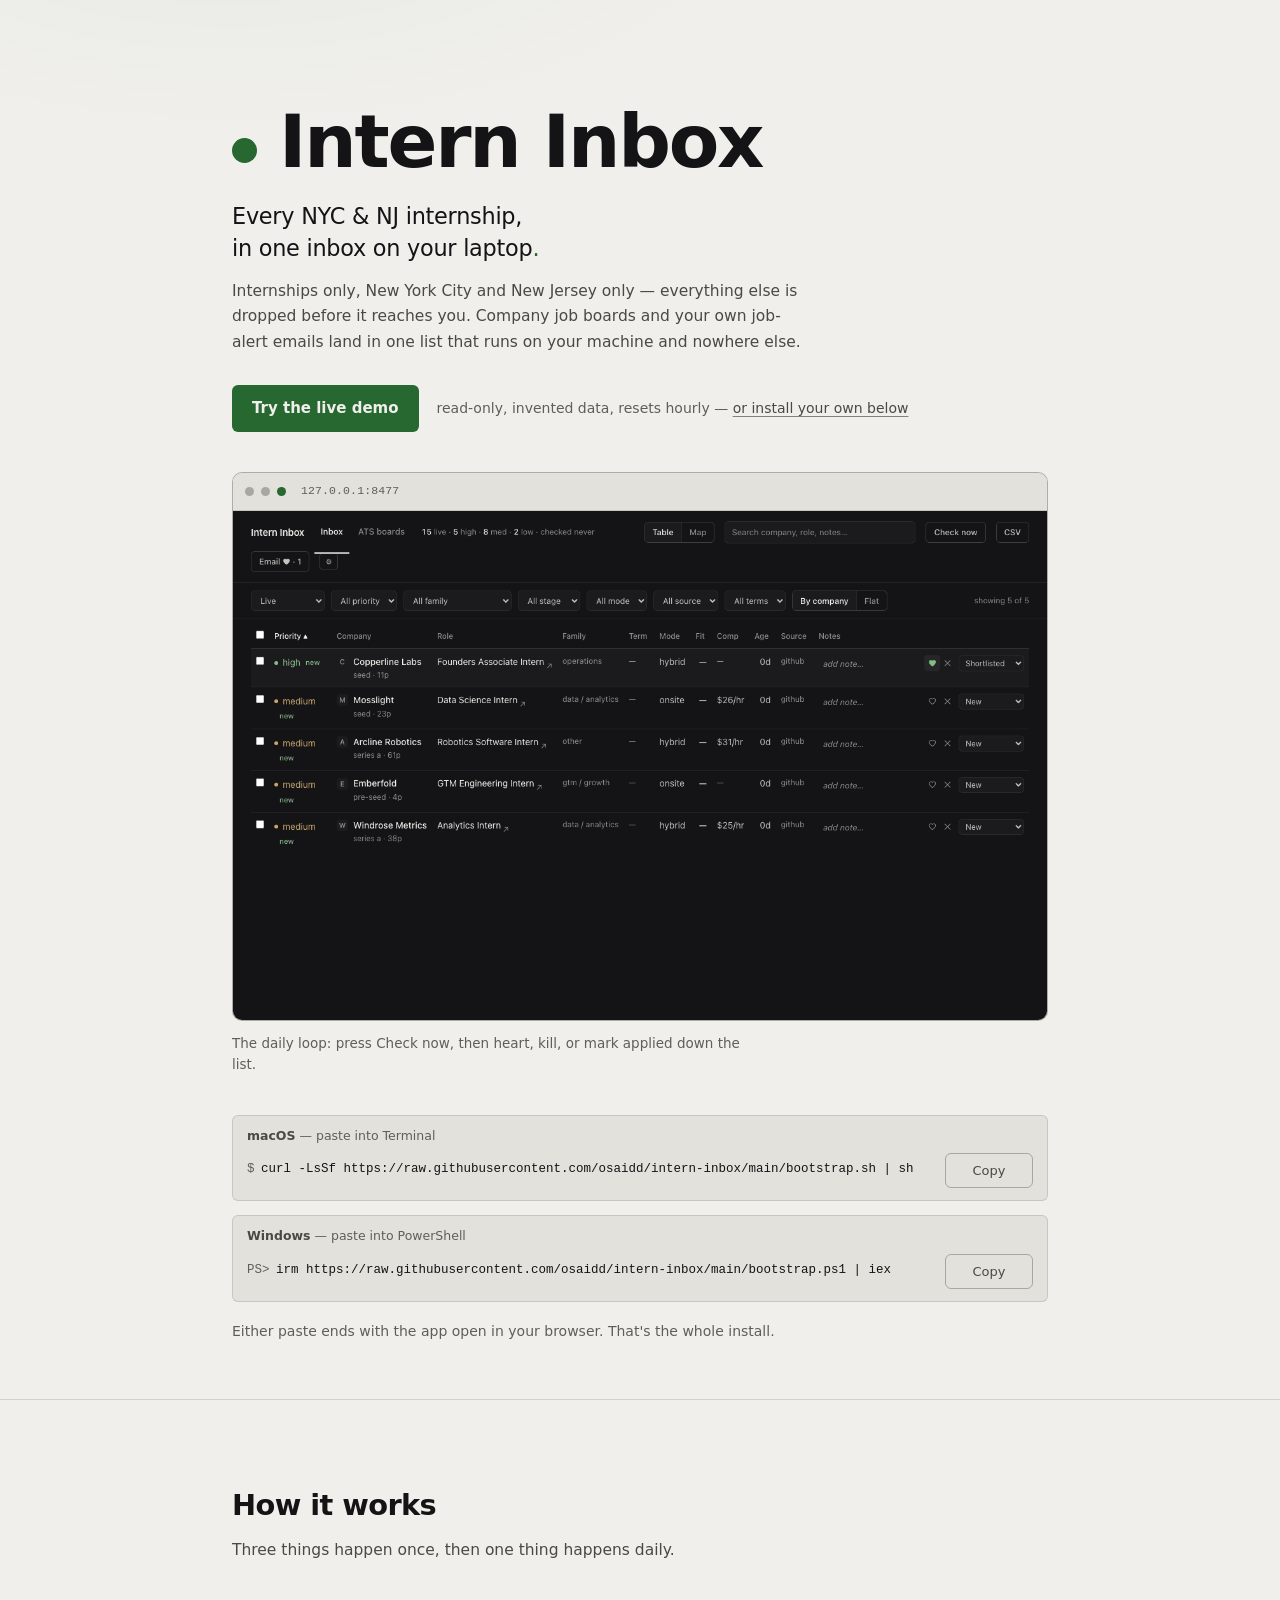
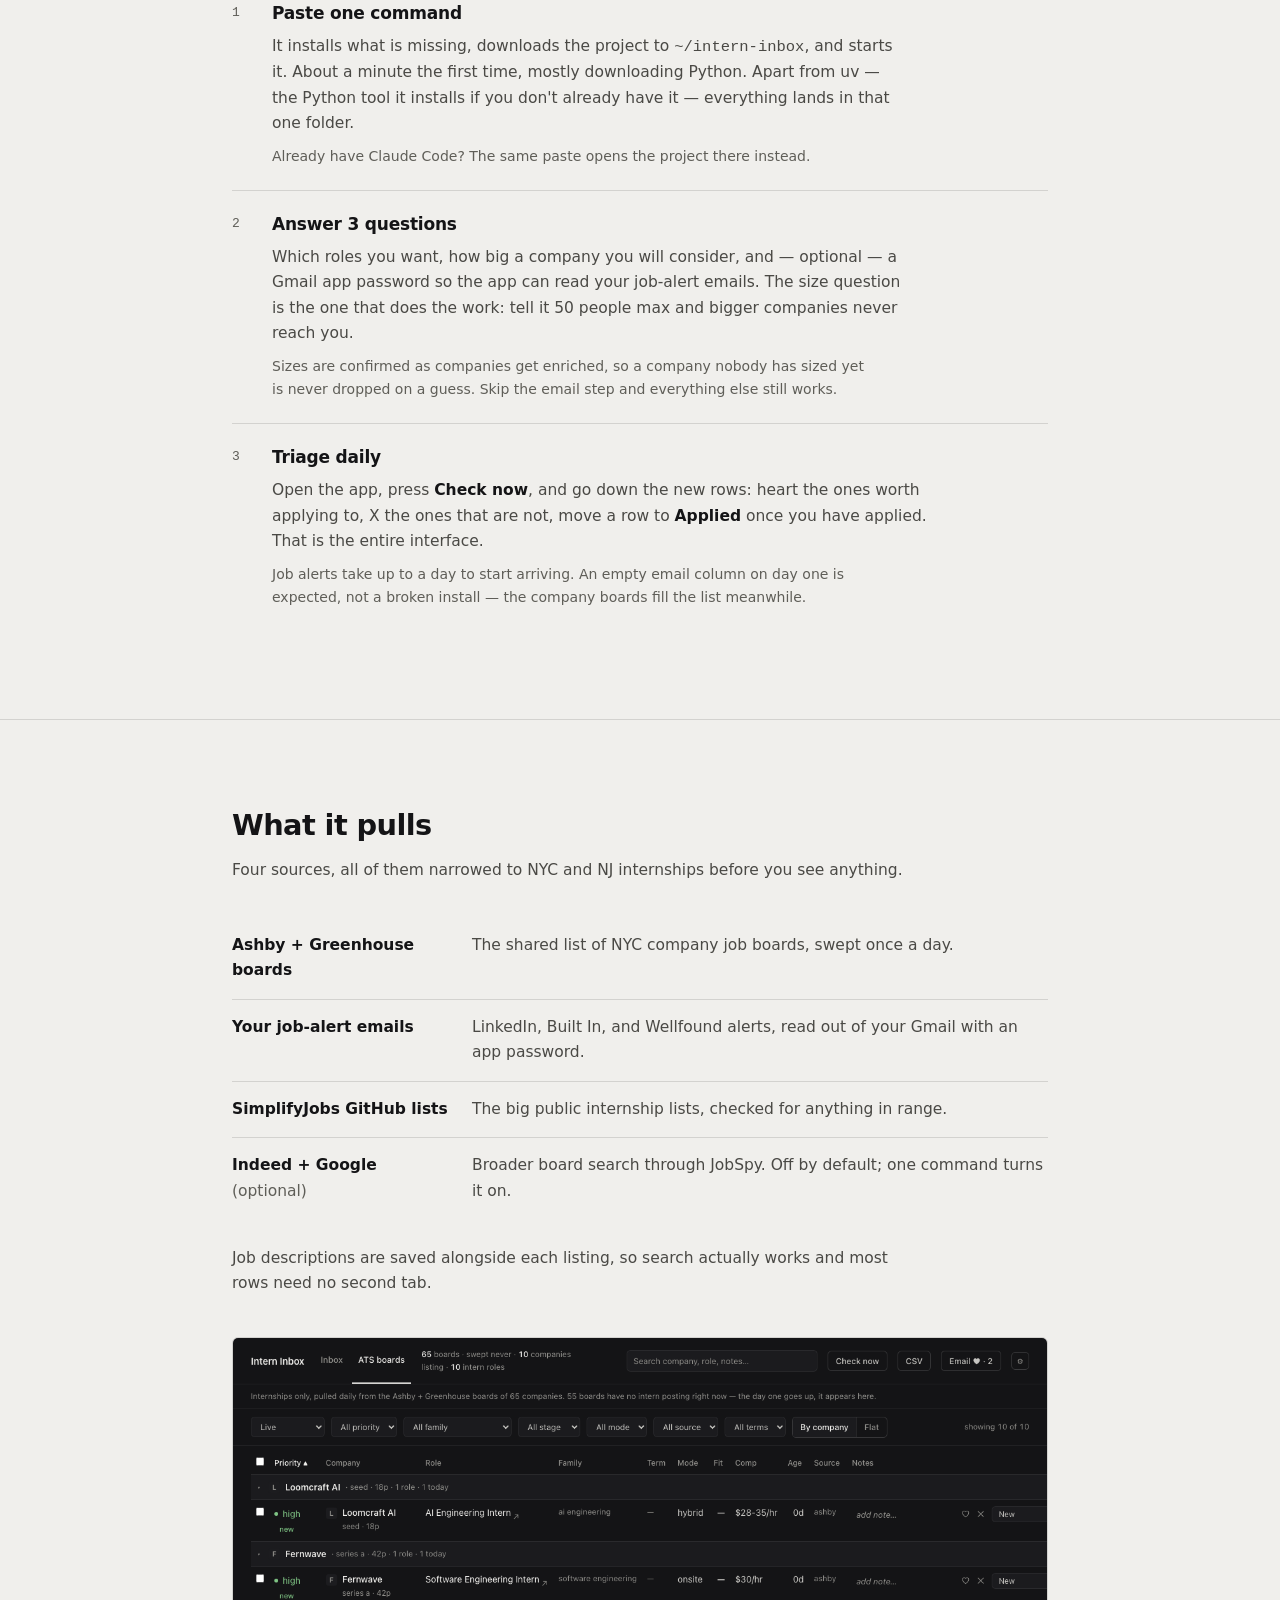
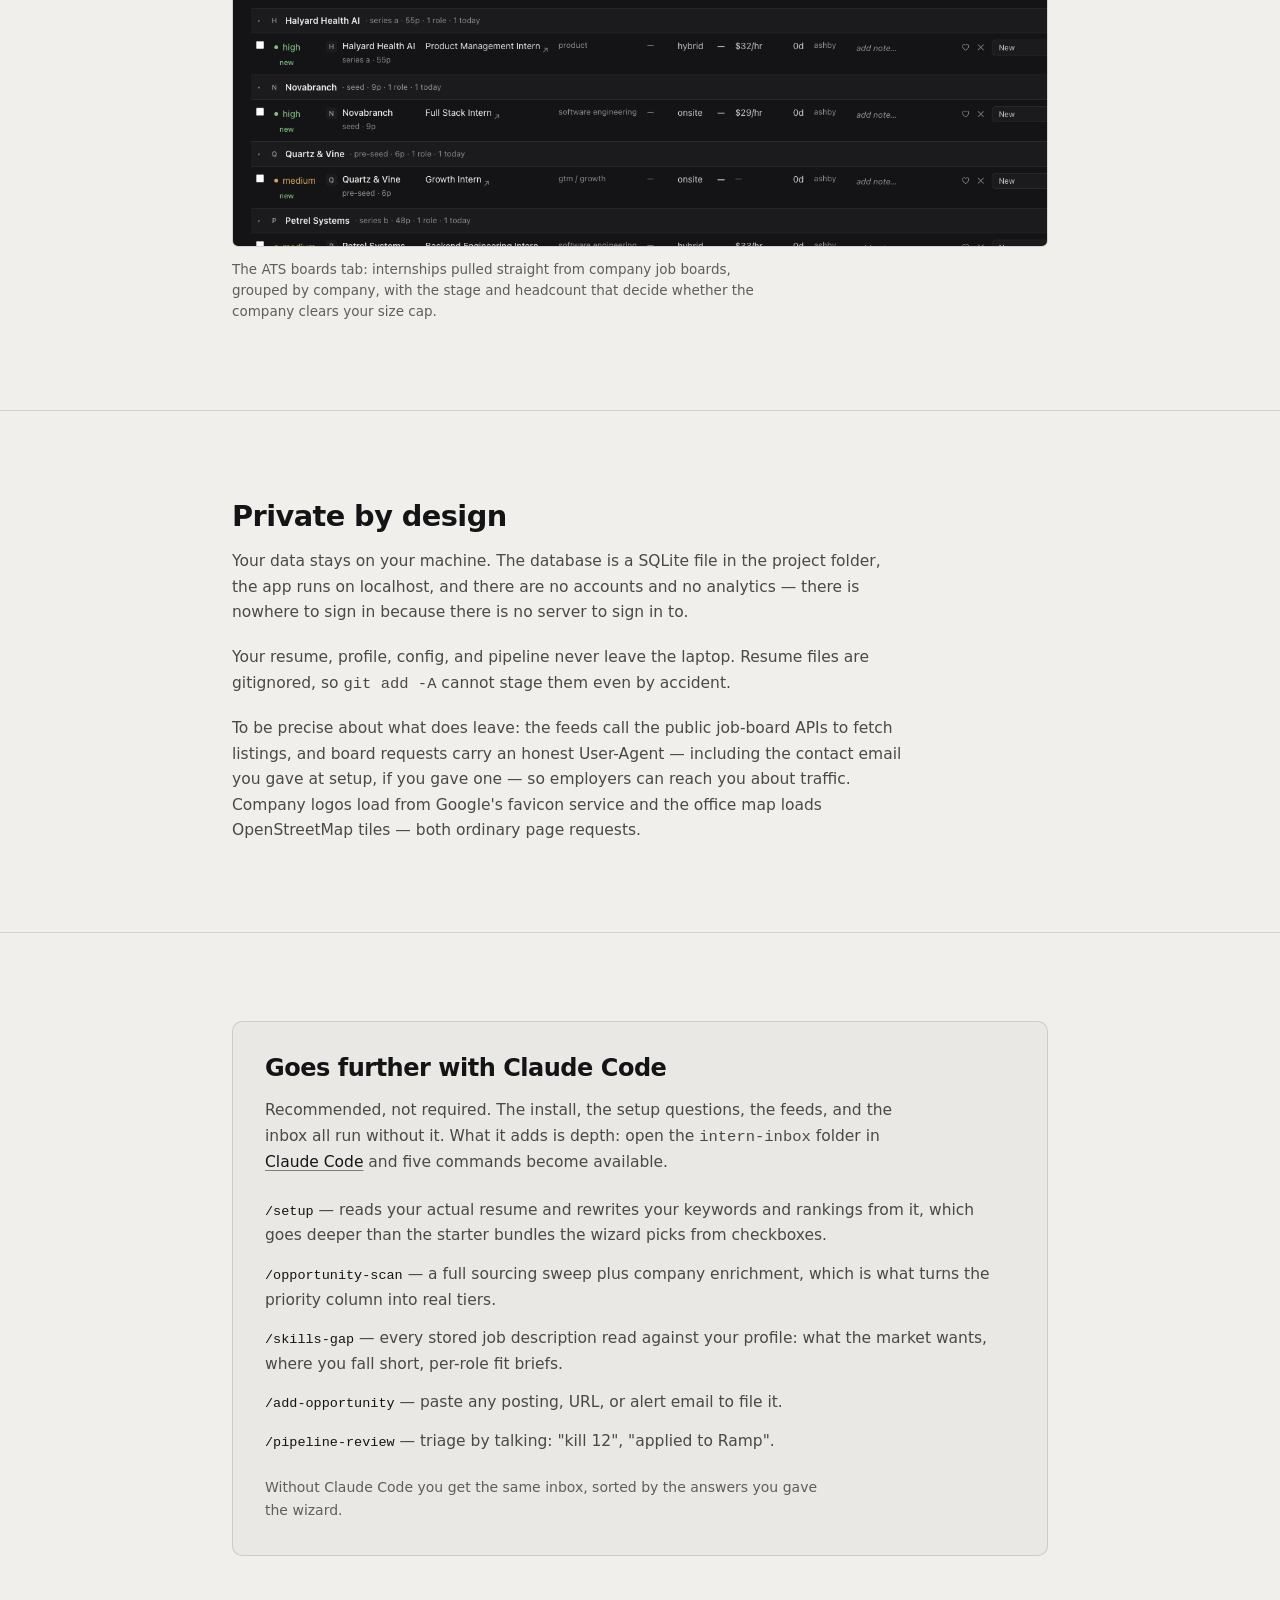
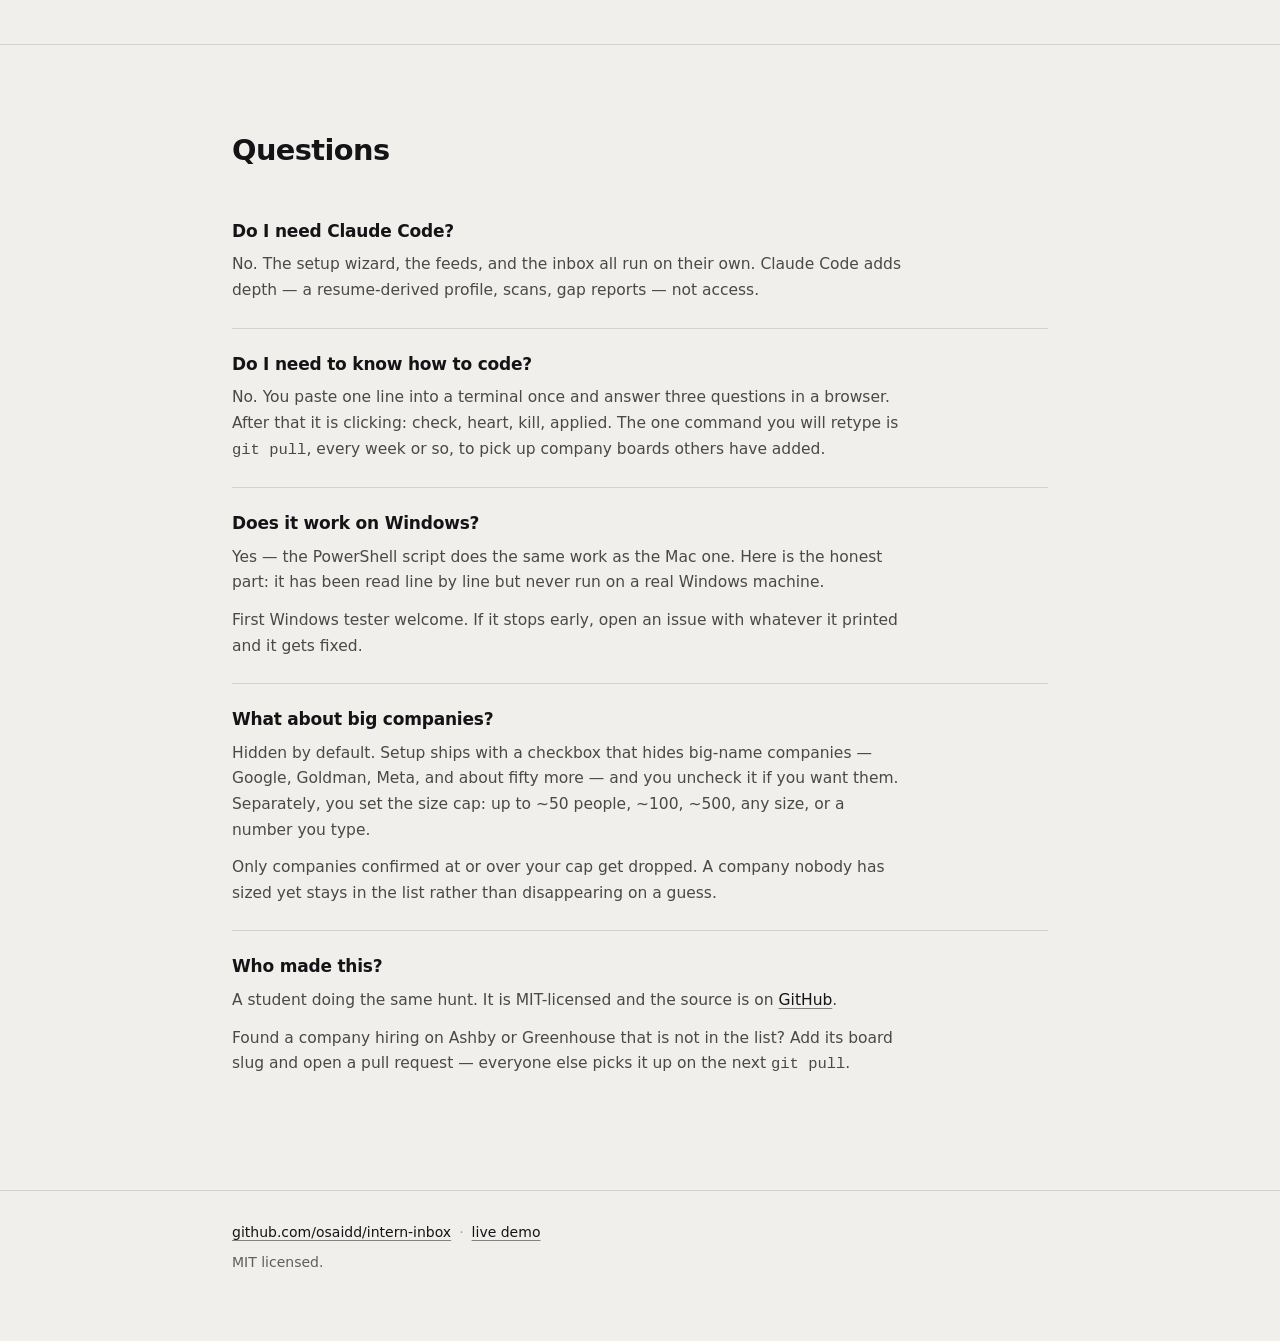
<file: docs/index.html>
<!doctype html>
<html lang="en">
<head>
<meta charset="utf-8">
<meta name="viewport" content="width=device-width, initial-scale=1">
<meta name="color-scheme" content="dark light">
<title>Intern Inbox — NYC/NJ internships, triaged on your laptop</title>
<meta name="description" content="A local, private internship pipeline for NYC and NJ internships. Company job boards plus your own job-alert emails, triaged in one inbox that runs on your laptop. One paste to install.">
<meta property="og:type" content="website">
<meta property="og:title" content="Intern Inbox — NYC/NJ internships, triaged on your laptop">
<meta property="og:description" content="Company job boards plus your own job-alert emails, in one inbox that runs on your laptop. One paste to install. No accounts, no analytics, nothing leaves your machine.">
<meta property="og:image" content="https://osaidd.github.io/intern-inbox/social-card.png">
<meta property="og:image:width" content="1280">
<meta property="og:image:height" content="640">
<meta name="twitter:card" content="summary_large_image">
<link rel="icon" href="data:image/svg+xml,%3Csvg%20xmlns='http://www.w3.org/2000/svg'%20viewBox='0%200%20100%20100'%3E%3Ctext%20y='.9em'%20font-size='90'%3E📥%3C/text%3E%3C/svg%3E">
<style>
/* Intern Inbox — landing page.
   Same quiet-ledger palette as the app itself: near-black surfaces, off-white
   ink, hairline rules, one green reserved for state. Dark-first; the light
   scheme is the same two anchors inverted. No external requests. */
:root {
  color-scheme: dark;
  --bg: #141416;
  --surface: #1b1b1e;
  --raised: #202024;
  --line: rgba(255, 255, 255, 0.10);
  --line-strong: rgba(255, 255, 255, 0.18);
  --ink: #f0efec;
  --text: #c6c5c1;
  --muted: #8f8e8a;
  --ok: #7fc484;
  --rule: rgba(255, 255, 255, 0.38);
  --sans: "Inter", system-ui, -apple-system, "Segoe UI", sans-serif;
  --mono: "JetBrains Mono", ui-monospace, "SF Mono", Menlo, Consolas, monospace;
  --radius: 6px;
  --page: 880px;
  --pad: clamp(20px, 5vw, 32px);
  --rhythm: clamp(52px, 8vw, 88px);
  --lh: 1.7;
  --ease: cubic-bezier(0.22, 1, 0.36, 1);
  --glow: rgba(127, 196, 132, 0.07);
  --ok-ink: #10130f;
}
@media (prefers-color-scheme: light) {
  :root {
    color-scheme: light;
    --bg: #f0efec;
    --surface: #e9e8e4;
    --raised: #e3e1dc;
    --line: rgba(0, 0, 0, 0.12);
    --line-strong: rgba(0, 0, 0, 0.26);
    --ink: #141416;
    --text: #4a4945;
    --muted: #5f5e58;
    --ok: #26682f;
    --rule: rgba(0, 0, 0, 0.46);
    --lh: 1.65;
    --glow: rgba(38, 104, 47, 0.05);
    --ok-ink: #f0efec;
  }
}

*, *::before, *::after { box-sizing: border-box; }
body, h1, h2, h3, p, ol, ul, dl, dd, figure, blockquote { margin: 0; }
ol, ul { padding: 0; list-style: none; }
html { background: var(--bg); -webkit-text-size-adjust: 100%; }
body {
  background: var(--bg);
  color: var(--text);
  font-family: var(--sans);
  font-size: 15.5px;
  line-height: var(--lh);
  -webkit-font-smoothing: antialiased;
  overflow-wrap: break-word;
}
a { color: var(--ink); text-decoration: underline; text-decoration-color: var(--rule);
    text-underline-offset: 3px; transition: text-decoration-color 0.15s ease-out; }
a:hover { text-decoration-color: currentColor; }
:is(a, button):focus-visible { outline: 2px solid var(--ink); outline-offset: 3px; border-radius: 2px; }
::selection { background: rgba(127, 196, 132, 0.28); }
img { max-width: 100%; height: auto; }
strong, b { color: var(--ink); font-weight: 600; }
code, kbd { font-family: var(--mono); }

.wrap { max-width: var(--page); margin: 0 auto; padding: 0 var(--pad); }

h1, h2, h3 { color: var(--ink); text-wrap: balance; letter-spacing: -0.02em; }
h1 {
  font-size: clamp(2.6rem, 1.6rem + 4.2vw, 4.6rem);
  font-weight: 650;
  line-height: 1.02;
  letter-spacing: -0.03em;
}
h2 { font-size: clamp(1.4rem, 1.22rem + 0.75vw, 1.8rem); font-weight: 600; line-height: 1.22; }
h3 { font-size: 1.0625rem; font-weight: 600; line-height: 1.4; letter-spacing: -0.012em; }
p { text-wrap: pretty; max-width: 68ch; }

/* ---------- hero ---------- */
.hero {
  padding: clamp(52px, 9.5vw, 104px) 0 clamp(34px, 5.5vw, 56px);
  background:
    radial-gradient(58rem 30rem at 18% -12%, var(--glow), transparent 62%),
    radial-gradient(40rem 22rem at 88% -18%, var(--glow), transparent 58%);
}
.mark { display: inline-block; width: 0.34em; height: 0.34em; margin-right: 0.3em;
  border-radius: 50%; background: var(--ok); vertical-align: 0.06em; }
.deck .dot { color: var(--ok); }
.hero .deck {
  color: var(--ink);
  font-size: clamp(1.1rem, 1rem + 0.5vw, 1.4rem);
  line-height: 1.42;
  letter-spacing: -0.012em;
  margin-top: clamp(16px, 2.4vw, 22px);
  max-width: 32ch;
  text-wrap: balance;
}
.hero .scope { margin-top: 14px; color: var(--text); max-width: 58ch; }

.cta-row { display: flex; flex-wrap: wrap; align-items: center; gap: 14px 18px; margin-top: clamp(22px, 3.4vw, 30px); }
.btn-demo {
  display: inline-block;
  font-weight: 600;
  font-size: 15px;
  color: var(--ok-ink);
  background: var(--ok);
  border: 0;
  border-radius: var(--radius);
  padding: 11px 20px;
  text-decoration: none;
  transition: filter 0.15s ease-out, transform 0.15s var(--ease);
}
.btn-demo:hover { filter: brightness(1.08); }
.btn-demo:active { transform: translateY(1px); }
.cta-row .or { color: var(--muted); font-size: 14px; }
.cta-row .or a { color: var(--text); }

figure { margin: clamp(28px, 4.5vw, 40px) 0 0; }
.window { border: 1px solid var(--line-strong); border-radius: 10px; overflow: hidden;
  background: var(--surface); box-shadow: inset 0 1px 0 rgba(255, 255, 255, 0.05); }
.titlebar { display: flex; align-items: center; gap: 7px; padding: 9px 12px;
  background: var(--raised); border-bottom: 1px solid var(--line); }
.titlebar .tdot { width: 9px; height: 9px; border-radius: 50%; background: var(--line-strong); }
.titlebar .tdot.live { background: var(--ok); }
.titlebar .url { margin-left: 8px; color: var(--muted); font-family: var(--mono); font-size: 11.5px;
  letter-spacing: 0.01em; user-select: none; -webkit-user-select: none; }
.window img { display: block; width: 100%; border: 0; border-radius: 0; }
figure > img { display: block; width: 100%; border: 1px solid var(--line); border-radius: var(--radius); }
figcaption { margin-top: 12px; color: var(--muted); font-size: 13.5px; line-height: 1.55; max-width: 62ch; }

/* ---------- paste commands ---------- */
/* minmax(0, 1fr) everywhere a pre-formatted command lives: without it the
   command's min-content width blows the track past the viewport. */
.pastes { margin-top: clamp(28px, 4.5vw, 40px); display: grid; grid-template-columns: minmax(0, 1fr); gap: 14px; }
.paste { min-width: 0; background: var(--raised); border: 1px solid var(--line); border-radius: var(--radius); padding: 12px 14px; }
.paste-os {
  display: block;
  color: var(--muted);
  font-size: 12.5px;
  line-height: 1.3;
  margin-bottom: 9px;
}
.paste-os b { color: var(--text); font-weight: 600; }
.paste-row { display: flex; align-items: center; gap: 12px; min-width: 0; }
.cmd {
  flex: 1 1 auto;
  min-width: 0;
  display: block;
  overflow-x: auto;
  scrollbar-width: thin;
  color: var(--ink);
  font-size: 12.5px;
  line-height: 1.65;
  white-space: pre;
  padding-bottom: 2px;
}
.cmd .prompt { color: var(--muted); user-select: none; -webkit-user-select: none; margin-right: 0.85ch; }
.copy {
  flex: 0 0 auto;
  min-width: 5.5rem;
  font: inherit;
  font-size: 13px;
  font-weight: 500;
  color: var(--text);
  background: none;
  border: 1px solid var(--line-strong);
  border-radius: var(--radius);
  padding: 6px 14px;
  cursor: pointer;
  transition: color 0.15s ease-out, border-color 0.15s ease-out, background-color 0.15s ease-out;
}
.copy:hover { color: var(--ink); border-color: var(--ok); background: var(--surface); }
.copy[data-state="done"], .copy[data-state="done"]:hover { color: var(--ok); border-color: var(--ok); background: none; }
.paste-hint { display: block; margin-top: 9px; color: var(--muted); font-size: 12.5px; }
.paste-hint[hidden] { display: none; }
.hero-note { margin-top: 18px; color: var(--muted); font-size: 14px; }

/* ---------- sections ---------- */
section { border-top: 1px solid var(--line); padding: var(--rhythm) 0; }
.lede { margin-top: 15px; }
.lede + .lede { margin-top: 19px; }

/* how it works — a real sequence, so the numbers mean something */
.steps { margin-top: clamp(24px, 3.5vw, 34px); }
.steps li { display: grid; grid-template-columns: 2.25rem minmax(0, 1fr); gap: 0 4px; padding: 22px 0; border-top: 1px solid var(--line); }
.steps li:first-child { border-top: 0; padding-top: 4px; }
.steps .n { color: var(--muted); font-family: var(--mono); font-size: 13px; font-variant-numeric: tabular-nums; line-height: 1.75; }
.steps p { margin-top: 8px; }
.steps .aside { margin-top: 8px; color: var(--muted); font-size: 14px; }

/* what it pulls — ledger rows, not cards */
.sources { margin-top: clamp(24px, 3.5vw, 34px); display: grid; grid-template-columns: minmax(0, 15rem) minmax(0, 1fr); }
.sources dt { color: var(--ink); font-weight: 600; padding: 15px 20px 15px 0; border-top: 1px solid var(--line); }
.sources dd { margin: 0; padding: 15px 0; border-top: 1px solid var(--line); }
.sources dt:first-of-type, .sources dt:first-of-type + dd { border-top: 0; }
.sources .opt { color: var(--muted); font-weight: 400; }
.after-sources { margin-top: 26px; }

/* claude code — an aside, so it gets the one panel on the page */
.panel { background: var(--surface); border: 1px solid var(--line); border-radius: 10px;
  box-shadow: inset 0 1px 0 rgba(255, 255, 255, 0.05); padding: clamp(22px, 3.6vw, 32px); }
.panel h2 { font-size: clamp(1.25rem, 1.14rem + 0.45vw, 1.5rem); }
.commands { margin-top: 22px; display: grid; gap: 13px; }
.commands li { padding-left: 0; }
.commands code { color: var(--ink); font-size: 13.5px; font-weight: 500; }
.commands span { color: var(--text); }
.panel .close { margin-top: 22px; color: var(--muted); font-size: 14px; }

/* faq */
.faq { margin-top: clamp(20px, 3vw, 28px); }
.faq > div { padding: 24px 0; border-top: 1px solid var(--line); }
.faq > div:first-child { border-top: 0; }
.faq p { margin-top: 9px; }
.faq p + p { margin-top: 12px; }

/* footer */
footer { border-top: 1px solid var(--line); padding: 30px 0 clamp(44px, 7vw, 72px); color: var(--muted); font-size: 14px; }
footer p { max-width: none; }
footer .meta { margin-top: 7px; }
footer .sep { padding: 0 8px; opacity: 0.55; }

.vh { position: absolute; width: 1px; height: 1px; margin: -1px; padding: 0; overflow: hidden; clip-path: inset(50%); white-space: nowrap; border: 0; }

/* ---------- narrow ---------- */
/* The paste row stacks as soon as the command stops fitting beside the button —
   a command clipped by two characters reads as a bug, not as a scroll box. */
@media (max-width: 880px) {
  .paste-row { flex-direction: column; align-items: stretch; gap: 12px; }
  .cmd { max-width: 100%; }
  .copy { width: 100%; padding: 10px 14px; }
}
@media (max-width: 640px) {
  body { font-size: 15px; }
  .hero .deck { max-width: none; }
  .steps li { grid-template-columns: 1.75rem minmax(0, 1fr); }
  .sources { grid-template-columns: minmax(0, 1fr); }
  .sources dt { padding: 16px 0 0; }
  .sources dd { padding: 4px 0 16px; border-top: 0; }
  .sources dt:first-of-type + dd { border-top: 0; }
  footer .meta span { display: block; }
  footer .meta .sep { display: none; }
}

/* ---------- motion ---------- */
@media (prefers-reduced-motion: no-preference) {
  .hero > .wrap > * { animation: rise 0.55s var(--ease) both; }
  .hero > .wrap > *:nth-child(2) { animation-delay: 0.05s; }
  .hero > .wrap > *:nth-child(3) { animation-delay: 0.1s; }
  .hero > .wrap > *:nth-child(4) { animation-delay: 0.15s; }
  .hero > .wrap > *:nth-child(5) { animation-delay: 0.2s; }
  .hero > .wrap > *:nth-child(6) { animation-delay: 0.25s; }
  @keyframes rise { from { opacity: 0; transform: translateY(10px); } to { opacity: 1; transform: none; } }
  .mark { animation: breathe 2.6s ease-in-out infinite; }
  @keyframes breathe { 0%, 100% { opacity: 1; } 50% { opacity: 0.55; } }
}
</style>
</head>
<body>

<header class="hero">
  <div class="wrap">
    <h1><span class="mark" aria-hidden="true"></span>Intern Inbox</h1>
    <p class="deck">Every NYC &amp; NJ internship, in one inbox on your laptop<span class="dot" aria-hidden="true">.</span></p>
    <p class="scope">Internships only, New York City and New Jersey only — everything else is dropped
      before it reaches you. Company job boards and your own job-alert emails land in one list that
      runs on your machine and nowhere else.</p>

    <div class="cta-row">
      <a class="btn-demo" href="https://intern-inbox-demo.fly.dev">Try the live demo</a>
      <span class="or">read-only, invented data, resets hourly — <a href="#install">or install your own below</a></span>
    </div>

    <figure>
      <div class="window">
        <div class="titlebar" aria-hidden="true"><span class="tdot"></span><span class="tdot"></span><span class="tdot live"></span><span class="url">127.0.0.1:8477</span></div>
      <img src="demo.gif" alt="The Intern Inbox app: a dark table of NYC internship listings being worked through row by row — hearted, killed, moved to applied — then the ATS boards tab, grouped by company." width="1280" height="800" loading="lazy" decoding="async">
      </div>
      <figcaption>The daily loop: press Check now, then heart, kill, or mark applied down the list.</figcaption>
    </figure>

    <div class="pastes" id="install">
      <div class="paste">
        <span class="paste-os"><b>macOS</b> — paste into Terminal</span>
        <div class="paste-row">
          <code class="cmd"><span class="prompt" aria-hidden="true">$</span><span id="cmd-mac">curl -LsSf https://raw.githubusercontent.com/osaidd/intern-inbox/main/bootstrap.sh | sh</span></code>
          <button type="button" class="copy" data-cmd="cmd-mac" data-hint="hint-mac">
            <span class="copy-label">Copy</span>
            <span class="vh"> the macOS install command</span>
          </button>
        </div>
        <span class="paste-hint" id="hint-mac" hidden>Selected — press Cmd-C to copy.</span>
      </div>

      <div class="paste">
        <span class="paste-os"><b>Windows</b> — paste into PowerShell</span>
        <div class="paste-row">
          <code class="cmd"><span class="prompt" aria-hidden="true">PS&gt;</span><span id="cmd-win">irm https://raw.githubusercontent.com/osaidd/intern-inbox/main/bootstrap.ps1 | iex</span></code>
          <button type="button" class="copy" data-cmd="cmd-win" data-hint="hint-win">
            <span class="copy-label">Copy</span>
            <span class="vh"> the Windows install command</span>
          </button>
        </div>
        <span class="paste-hint" id="hint-win" hidden>Selected — press Ctrl-C to copy.</span>
      </div>
    </div>

    <p class="hero-note">Either paste ends with the app open in your browser. That's the whole install.</p>
    <span class="vh" aria-live="polite" id="copy-status"></span>
  </div>
</header>

<main>

<section id="how">
  <div class="wrap">
    <h2>How it works</h2>
    <p class="lede">Three things happen once, then one thing happens daily.</p>

    <ol class="steps" role="list">
      <li>
        <span class="n" aria-hidden="true">1</span>
        <div>
          <h3>Paste one command</h3>
          <p>It installs what is missing, downloads the project to <code>~/intern-inbox</code>, and starts it.
            About a minute the first time, mostly downloading Python. Apart from uv — the Python tool it
            installs if you don't already have it — everything lands in that one folder.</p>
          <p class="aside">Already have Claude Code? The same paste opens the project there instead.</p>
        </div>
      </li>
      <li>
        <span class="n" aria-hidden="true">2</span>
        <div>
          <h3>Answer 3 questions</h3>
          <p>Which roles you want, how big a company you will consider, and — optional — a Gmail app password
            so the app can read your job-alert emails. The size question is the one that does the work:
            tell it 50 people max and bigger companies never reach you.</p>
          <p class="aside">Sizes are confirmed as companies get enriched, so a company nobody has sized yet
            is never dropped on a guess. Skip the email step and everything else still works.</p>
        </div>
      </li>
      <li>
        <span class="n" aria-hidden="true">3</span>
        <div>
          <h3>Triage daily</h3>
          <p>Open the app, press <strong>Check now</strong>, and go down the new rows: heart the ones worth
            applying to, X the ones that are not, move a row to <strong>Applied</strong> once you have applied.
            That is the entire interface.</p>
          <p class="aside">Job alerts take up to a day to start arriving. An empty email column on day one is
            expected, not a broken install — the company boards fill the list meanwhile.</p>
        </div>
      </li>
    </ol>
  </div>
</section>

<section id="sources">
  <div class="wrap">
    <h2>What it pulls</h2>
    <p class="lede">Four sources, all of them narrowed to NYC and NJ internships before you see anything.</p>

    <dl class="sources">
      <dt>Ashby + Greenhouse boards</dt>
      <dd>The shared list of NYC company job boards, swept once a day.</dd>

      <dt>Your job-alert emails</dt>
      <dd>LinkedIn, Built In, and Wellfound alerts, read out of your Gmail with an app password.</dd>

      <dt>SimplifyJobs GitHub lists</dt>
      <dd>The big public internship lists, checked for anything in range.</dd>

      <dt>Indeed + Google <span class="opt">(optional)</span></dt>
      <dd>Broader board search through JobSpy. Off by default; one command turns it on.</dd>
    </dl>

    <p class="after-sources">Job descriptions are saved alongside each listing, so search actually works and
      most rows need no second tab.</p>

    <figure>
      <img src="screenshot.png" alt="The ATS boards tab, grouped by company: Loomcraft AI, Fernwave, Halyard Health AI and others, each showing its intern roles with priority, funding stage, headcount, work mode and hourly pay." width="1280" height="800" loading="lazy" decoding="async">
      <figcaption>The ATS boards tab: internships pulled straight from company job boards, grouped by company,
        with the stage and headcount that decide whether the company clears your size cap.</figcaption>
    </figure>
  </div>
</section>

<section id="private">
  <div class="wrap">
    <h2>Private by design</h2>
    <p class="lede">Your data stays on your machine. The database is a SQLite file in the project folder,
      the app runs on localhost, and there are no accounts and no analytics — there is nowhere to sign in
      because there is no server to sign in to.</p>
    <p class="lede">Your resume, profile, config, and pipeline never leave the laptop. Resume files are
      gitignored, so <code>git add -A</code> cannot stage them even by accident.</p>
    <p class="lede">To be precise about what does leave: the feeds call the public job-board APIs to fetch
      listings, and board requests carry an honest User-Agent — including the contact email you gave
      at setup, if you gave one — so employers can reach you about traffic. Company logos load from
      Google's favicon service and the office map loads OpenStreetMap tiles — both ordinary page
      requests.</p>
  </div>
</section>

<section id="claude">
  <div class="wrap">
    <div class="panel">
      <h2>Goes further with Claude Code</h2>
      <p class="lede">Recommended, not required. The install, the setup questions, the feeds, and the inbox
        all run without it. What it adds is depth: open the <code>intern-inbox</code> folder in
        <a href="https://claude.com/claude-code">Claude Code</a> and five commands become available.</p>

      <ul class="commands" role="list">
        <li><code>/setup</code> <span>— reads your actual resume and rewrites your keywords and rankings from
          it, which goes deeper than the starter bundles the wizard picks from checkboxes.</span></li>
        <li><code>/opportunity-scan</code> <span>— a full sourcing sweep plus company enrichment, which is what
          turns the priority column into real tiers.</span></li>
        <li><code>/skills-gap</code> <span>— every stored job description read against your profile: what the
          market wants, where you fall short, per-role fit briefs.</span></li>
        <li><code>/add-opportunity</code> <span>— paste any posting, URL, or alert email to file it.</span></li>
        <li><code>/pipeline-review</code> <span>— triage by talking: "kill 12", "applied to Ramp".</span></li>
      </ul>

      <p class="close">Without Claude Code you get the same inbox, sorted by the answers you gave the wizard.</p>
    </div>
  </div>
</section>

<section id="faq">
  <div class="wrap">
    <h2>Questions</h2>

    <div class="faq">
      <div>
        <h3>Do I need Claude Code?</h3>
        <p>No. The setup wizard, the feeds, and the inbox all run on their own. Claude Code adds depth — a
          resume-derived profile, scans, gap reports — not access.</p>
      </div>

      <div>
        <h3>Do I need to know how to code?</h3>
        <p>No. You paste one line into a terminal once and answer three questions in a browser. After that it
          is clicking: check, heart, kill, applied. The one command you will retype is <code>git pull</code>,
          every week or so, to pick up company boards others have added.</p>
      </div>

      <div>
        <h3>Does it work on Windows?</h3>
        <p>Yes — the PowerShell script does the same work as the Mac one. Here is the honest part: it has been
          read line by line but never run on a real Windows machine.</p>
        <p>First Windows tester welcome. If it stops early, open an issue with whatever it printed and it gets
          fixed.</p>
      </div>

      <div>
        <h3>What about big companies?</h3>
        <p>Hidden by default. Setup ships with a checkbox that hides big-name companies — Google, Goldman, Meta,
          and about fifty more — and you uncheck it if you want them. Separately, you set the size cap: up to
          ~50 people, ~100, ~500, any size, or a number you type.</p>
        <p>Only companies confirmed at or over your cap get dropped. A company nobody has sized yet stays in
          the list rather than disappearing on a guess.</p>
      </div>

      <div>
        <h3>Who made this?</h3>
        <p>A student doing the same hunt. It is MIT-licensed and the
          source is on <a href="https://github.com/osaidd/intern-inbox">GitHub</a>.</p>
        <p>Found a company hiring on Ashby or Greenhouse that is not in the list? Add its board slug and open a
          pull request — everyone else picks it up on the next <code>git pull</code>.</p>
      </div>
    </div>
  </div>
</section>

</main>

<footer>
  <div class="wrap">
    <p><a href="https://github.com/osaidd/intern-inbox">github.com/osaidd/intern-inbox</a><span class="sep" aria-hidden="true">·</span><a href="https://intern-inbox-demo.fly.dev">live demo</a></p>
    <p class="meta">
      <span>MIT licensed.</span>
    </p>
  </div>
</footer>

<script>
(function () {
  var RESET = 2000;
  var isMac = /Mac|iPhone|iPad/.test(navigator.userAgent || "");

  var live = document.getElementById("copy-status");
  function flash(btn, label, hint, state) {
    var labelEl = btn.querySelector(".copy-label");
    var hintEl = btn.dataset.hint ? document.getElementById(btn.dataset.hint) : null;
    labelEl.textContent = label;
    if (live) { live.textContent = label === "Copy" ? "" : label; }
    btn.dataset.state = state;
    if (hintEl) { hintEl.hidden = !hint; }
    clearTimeout(btn._t);
    btn._t = setTimeout(function () {
      labelEl.textContent = "Copy";
      btn.removeAttribute("data-state");
      if (hintEl) { hintEl.hidden = true; }
    }, RESET);
  }

  function selectFallback(btn, node) {
    try {
      var range = document.createRange();
      range.selectNodeContents(node);
      var sel = window.getSelection();
      sel.removeAllRanges();
      sel.addRange(range);
      var copied = false;
      try { copied = document.execCommand("copy"); } catch (e) { copied = false; }
      if (copied) { flash(btn, "Copied", false, "done"); }
      else { flash(btn, "Selected", true, "sel"); }
    } catch (e) {
      flash(btn, "Select it", false, "sel");
    }
  }

  Array.prototype.forEach.call(document.querySelectorAll(".copy"), function (btn) {
    var node = document.getElementById(btn.dataset.cmd);
    if (!node) { return; }
    var hintEl = btn.dataset.hint ? document.getElementById(btn.dataset.hint) : null;
    if (hintEl) { hintEl.textContent = "Selected — press " + (isMac ? "Cmd-C" : "Ctrl-C") + " to copy."; }

    btn.addEventListener("click", function () {
      var text = node.textContent;
      if (navigator.clipboard && navigator.clipboard.writeText) {
        navigator.clipboard.writeText(text).then(
          function () { flash(btn, "Copied", false, "done"); },
          function () { selectFallback(btn, node); }
        );
      } else {
        selectFallback(btn, node);
      }
    });
  });
})();
</script>

</body>
</html>
</file>
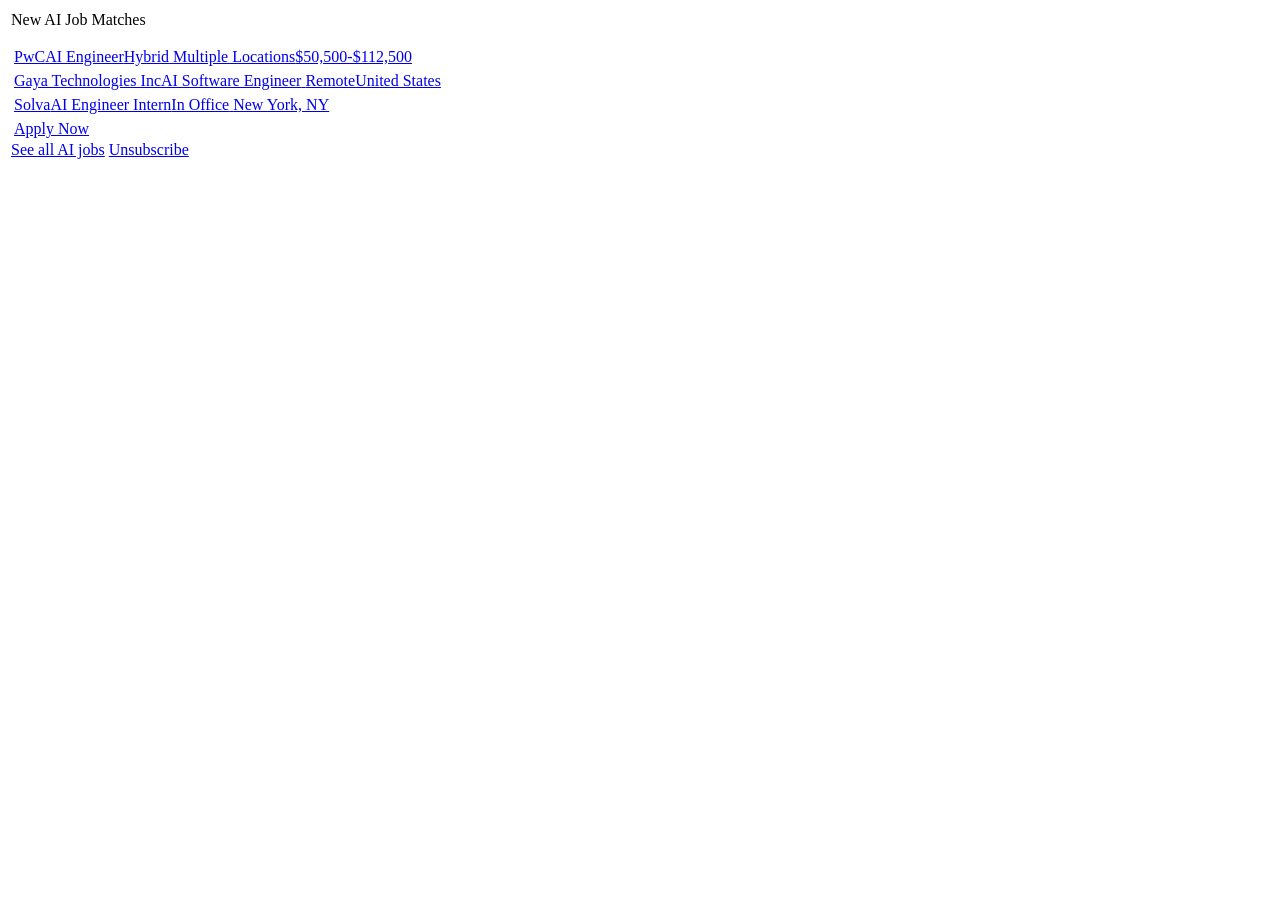
<file: tests/fixtures/builtin_alert.html>
<!-- tests/fixtures/builtin_alert.html
     Synthesized from a real Built In "New AI Job Matches" alert (support@builtin.com).
     Every job anchor is an awstrack.me redirect with the real builtin.com URL
     percent-encoded after /L0/; anchor text concatenates company, role, mode,
     location and (sometimes) a salary range. -->
<html><body>
<table><tr><td>
  <p>New AI Job Matches</p>

  <!-- card 1: role slug found in anchor text; salary present -->
  <table><tr><td>
    <a href="https://cb4sdw3d.r.us-west-2.awstrack.me/L0/https:%2F%2Fbuiltin.com%2Fjob%2Fai-engineer%2F10408735%3Fi=abc123%26utm_medium=email/1/01000198aa0f1c2d-3f4e5d6c-0000-0000-0000-11223344/deadbeef=">
      <span>PwC</span><span>AI Engineer</span><span>Hybrid</span>
      <span>Multiple Locations</span><span>$50,500-$112,500</span></a>
  </td></tr></table>

  <!-- card 2: multi-word company with an Inc suffix, remote, no salary -->
  <table><tr><td>
    <a href="https://cb4sdw3d.r.us-west-2.awstrack.me/L0/https:%2F%2Fbuiltin.com%2Fjob%2Fai-software-engineer%2F10412001%3Fi=xyz789/1/01000198aa0f1c2d-3f4e5d6c-0000-0000-0000-55667788/cafebabe=">
      <span>Gaya Technologies Inc</span><span>AI Software Engineer</span>
      <span>Remote</span><span>United States</span></a>
  </td></tr></table>

  <!-- card 3: NYC in-office intern card -->
  <table><tr><td>
    <a href="https://cb4sdw3d.r.us-west-2.awstrack.me/L0/https:%2F%2Fbuiltin.com%2Fjob%2Fai-engineer-intern%2F10399412%3Fi=q1w2e3/1/01000198aa0f1c2d-3f4e5d6c-0000-0000-0000-99aabbcc/f00dface=">
      <span>Solva</span><span>AI Engineer Intern</span><span>In Office</span>
      <span>New York, NY</span></a>
  </td></tr></table>

  <!-- card 4: same job, second "Apply" anchor — must collapse into card 1 -->
  <table><tr><td>
    <a href="https://cb4sdw3d.r.us-west-2.awstrack.me/L0/https:%2F%2Fbuiltin.com%2Fjob%2Fai-engineer%2F10408735%3Fi=abc123%26cta=apply/1/01000198aa0f1c2d-3f4e5d6c-0000-0000-0000-11223399/beadfeed=">
      <span>Apply Now</span></a>
  </td></tr></table>

  <!-- chrome: not a /job/ URL — dropped -->
  <a href="https://cb4sdw3d.r.us-west-2.awstrack.me/L0/https:%2F%2Fbuiltin.com%2Fjobs%3Fsearch=ai/1/01000198aa0f1c2d-3f4e5d6c-0000-0000-0000-ddeeff00/0badcafe=">
    See all AI jobs</a>
  <a href="https://builtin.com/unsubscribe?u=123">Unsubscribe</a>
</td></tr></table>
</body></html>
</file>
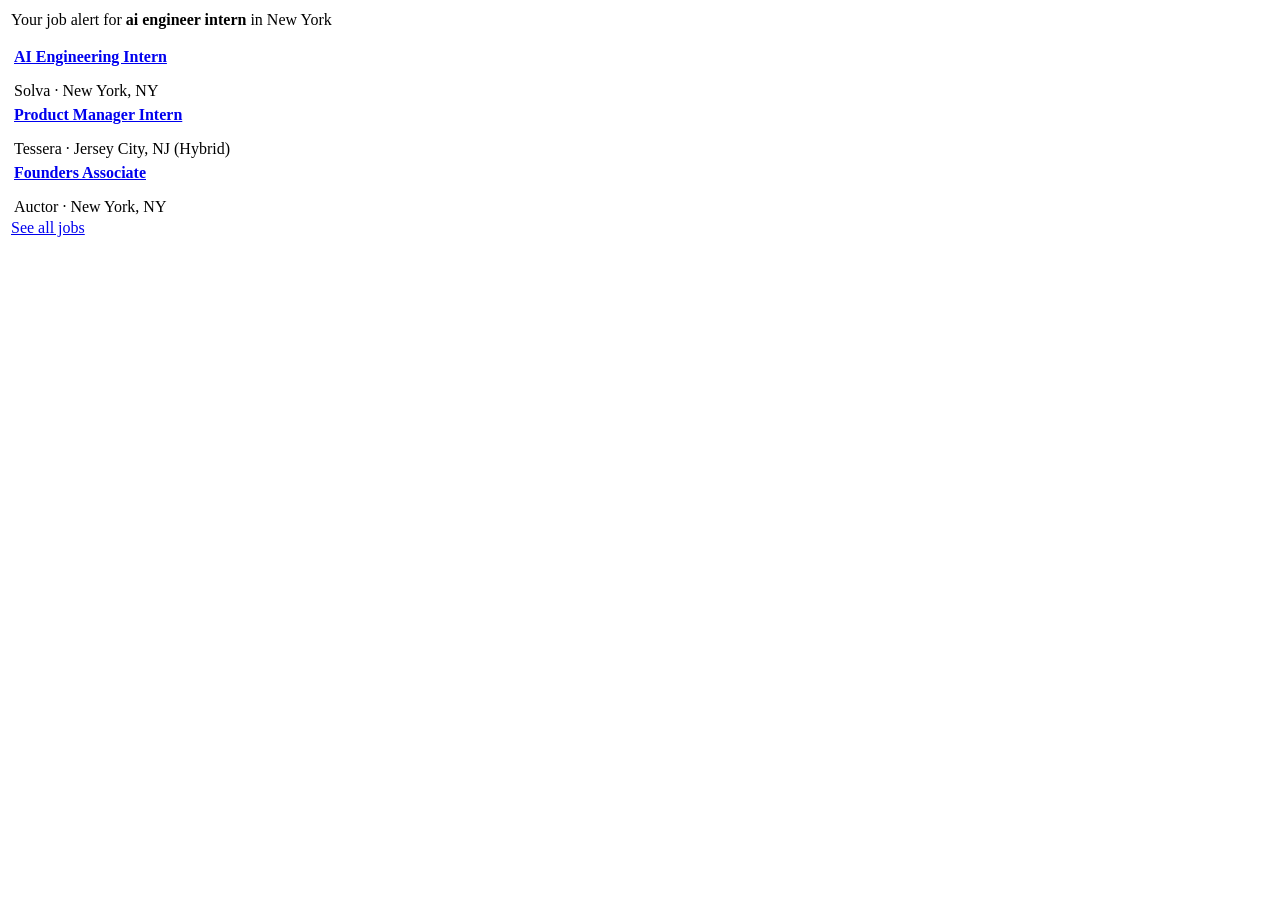
<file: tests/fixtures/linkedin_alert.html>
<!-- tests/fixtures/linkedin_alert.html -->
<html><body>
<table><tr><td>
  <p>Your job alert for <b>ai engineer intern</b> in New York</p>
  <table><tr><td>
    <a href="https://www.linkedin.com/comm/jobs/view/4012345678/?trackingId=abc&refId=x">
      <strong>AI Engineering Intern</strong></a>
    <p>Solva &#183; New York, NY</p>
  </td></tr></table>
  <table><tr><td>
    <a href="https://www.linkedin.com/comm/jobs/view/4098765432/?trk=email">
      <strong>Product Manager Intern</strong></a>
    <p>Tessera &#183; Jersey City, NJ (Hybrid)</p>
  </td></tr></table>
  <table><tr><td>
    <a href="https://www.linkedin.com/comm/jobs/view/4011111111/?x=1">
      <strong>Founders Associate</strong></a>
    <p>Auctor &#183; New York, NY</p>
  </td></tr></table>
  <a href="https://www.linkedin.com/comm/jobs/search/?keywords=ai">See all jobs</a>
</td></tr></table>
</body></html>
</file>
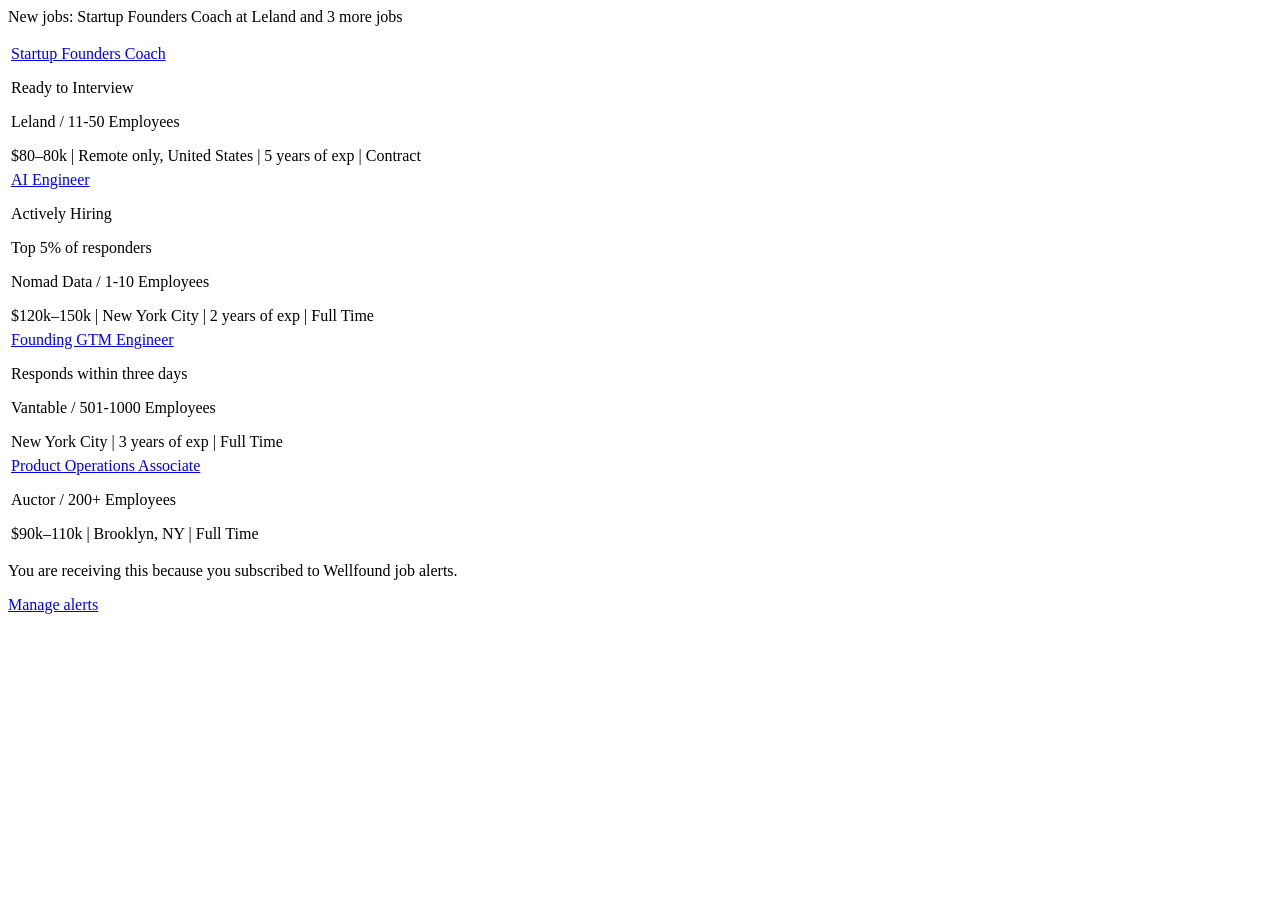
<file: tests/fixtures/wellfound_alert.html>
<!-- tests/fixtures/wellfound_alert.html
     Synthesized from a real Wellfound "New jobs: X at Y and N more jobs" alert
     (team@hi.wellfound.com). Every link is an opaque tracking hash — the URL
     carries no job identity, so the parser reads the TEXT stream instead:
     title chunk -> "Company / N-M Employees" chunk -> details chunk with pipes. -->
<html><body>
<p>New jobs: Startup Founders Coach at Leland and 3 more jobs</p>

<table><tr><td>
  <a href="https://wellfound.com/e/l/a1b2c3d4e5f6a7b8c9d0"><span>Startup Founders Coach</span></a>
  <p>Ready to Interview</p>
  <p>Leland / 11-50 Employees</p>
  <p>$80&#8211;80k | Remote only, United States | 5 years of exp | Contract</p>
</td></tr></table>

<table><tr><td>
  <a href="https://wellfound.com/e/l/1122334455667788990a"><span>AI Engineer</span></a>
  <p>Actively Hiring</p>
  <p>Top 5% of responders</p>
  <p>Nomad Data / 1-10 Employees</p>
  <p>$120k&#8211;150k | New York City | 2 years of exp | Full Time</p>
</td></tr></table>

<table><tr><td>
  <a href="https://wellfound.com/e/l/ffeeddccbbaa99887766"><span>Founding GTM Engineer</span></a>
  <p>Responds within three days</p>
  <p>Vantable / 501-1000 Employees</p>
  <p>New York City | 3 years of exp | Full Time</p>
</td></tr></table>

<table><tr><td>
  <a href="https://wellfound.com/e/l/0f0f0f0f0f0f0f0f0f0f"><span>Product Operations Associate</span></a>
  <p>Auctor / 200+ Employees</p>
  <p>$90k&#8211;110k | Brooklyn, NY | Full Time</p>
</td></tr></table>

<p>You are receiving this because you subscribed to Wellfound job alerts.</p>
<a href="https://wellfound.com/e/l/9999888877776666555">Manage alerts</a>
</body></html>
</file>
